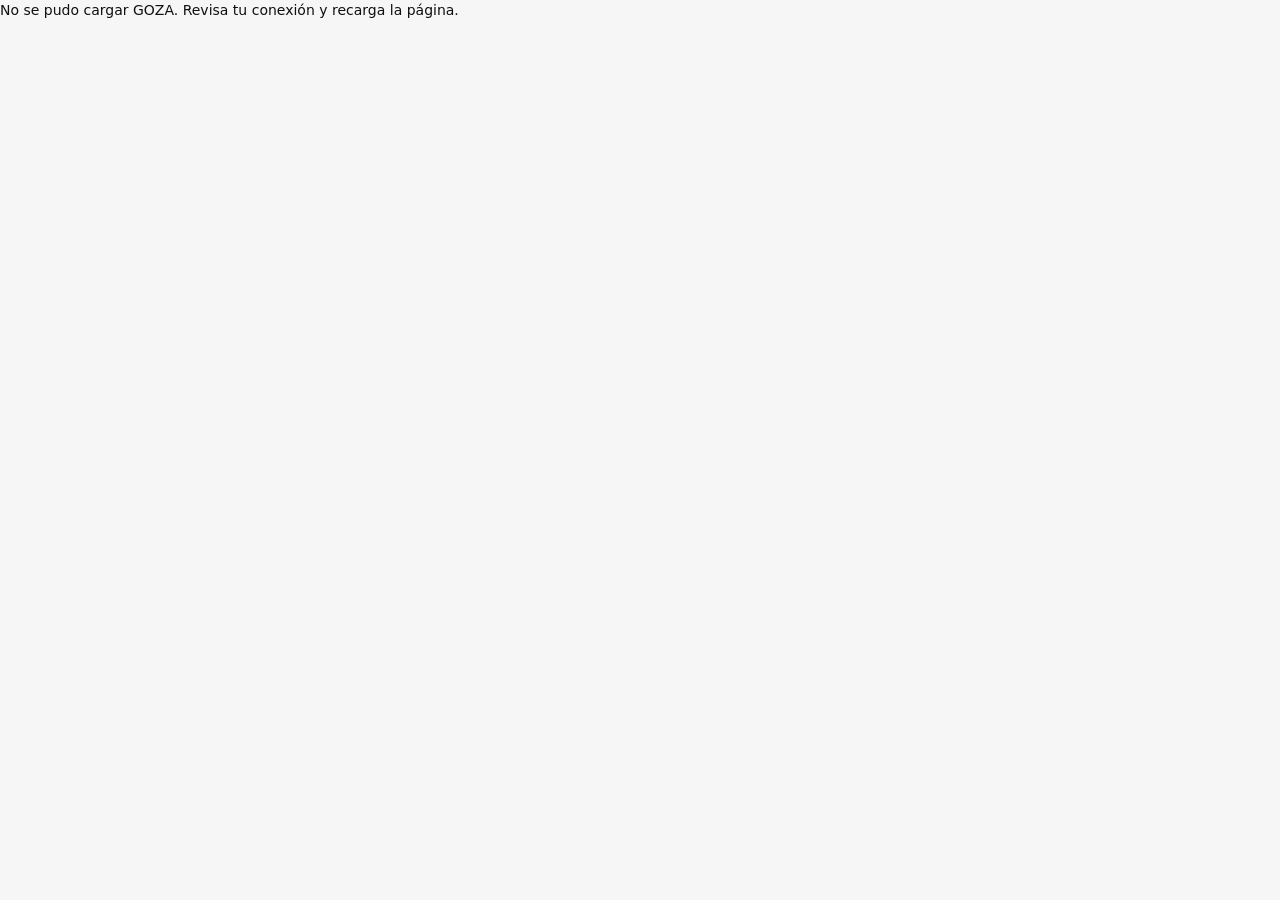
<file: index.html>
<!doctype html><html lang="es"><head><meta charset="utf-8"><meta name="viewport" content="width=device-width,initial-scale=1,viewport-fit=cover"><meta name="theme-color" content="#ec6c20">
<meta name="description" content="GOZA Tacos Franceses Zaragoza · Registro privado de jornada">
<meta http-equiv="Content-Security-Policy" content="default-src 'self'; script-src 'self' https://esm.sh; style-src 'self' https://fonts.googleapis.com; font-src 'self' https://fonts.gstatic.com; connect-src 'self' https://*.supabase.co https://esm.sh; img-src 'self' data:; object-src 'none'; base-uri 'self'; form-action 'self'; upgrade-insecure-requests">
<title>GOZA · Control horario</title><link rel="icon" type="image/svg+xml" href="./favicon.svg">
</head><body><div id="app"><p style="font:16px system-ui;text-align:center;margin-top:20vh">Abriendo GOZA Fichaje…</p></div>
<script src="./config.js"></script><script src="./bootstrap.js?v=20261027-final-v6"></script></body></html>
</file>
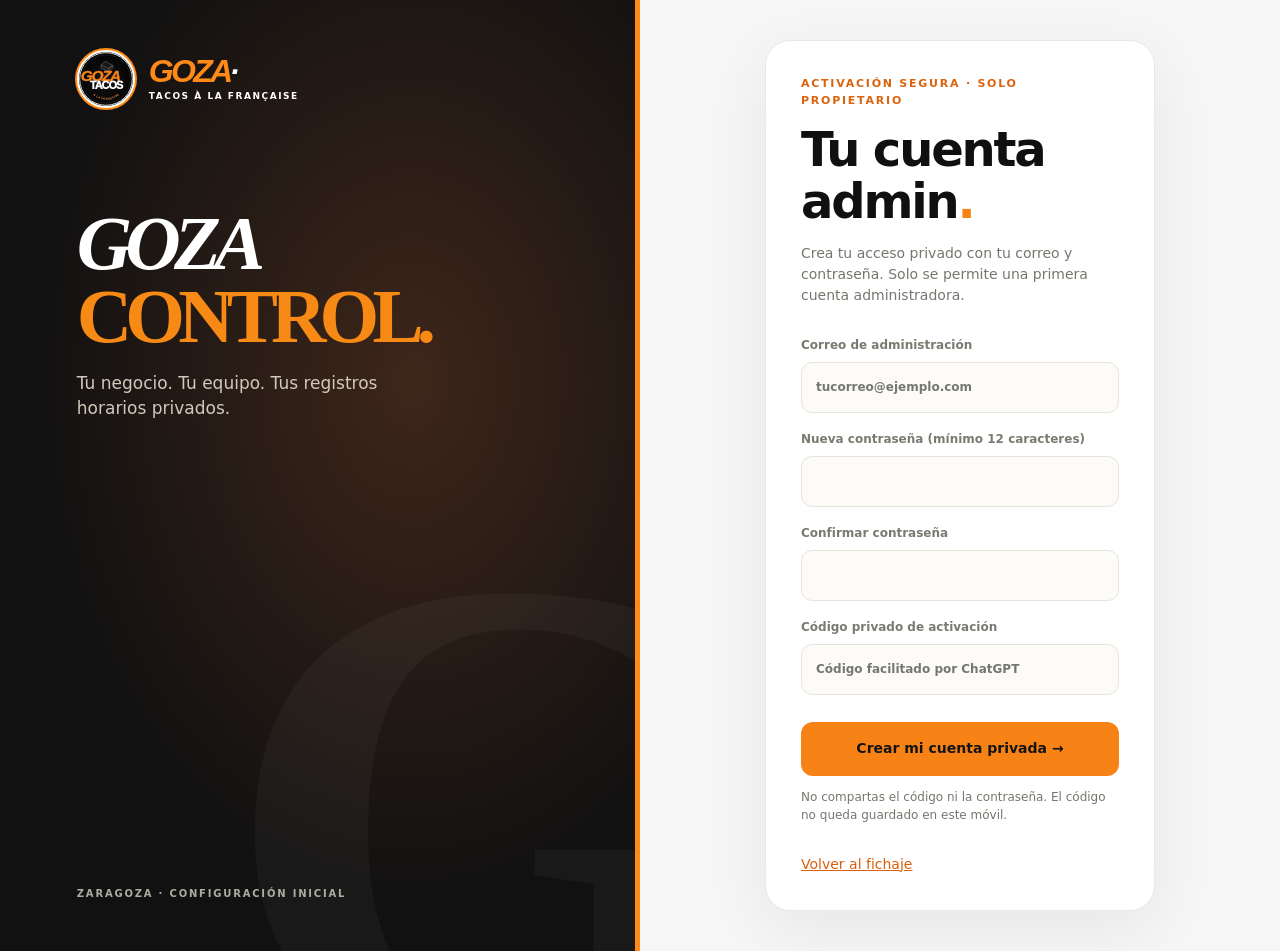
<file: activate.html>
<!doctype html><html lang="es"><head><meta charset="utf-8"><meta name="viewport" content="width=device-width,initial-scale=1"><meta name="theme-color" content="#ec6c20"><title>GOZA · Activar administrador</title><meta http-equiv="Content-Security-Policy" content="default-src 'self'; script-src 'self'; style-src 'self' https://fonts.googleapis.com; font-src 'self' https://fonts.gstatic.com; connect-src 'self' https://*.supabase.co; object-src 'none'; base-uri 'self'; form-action 'self'"><link rel="stylesheet" href="./styles.css"><link rel="stylesheet" href="./goza-brand.css"><link rel="icon" href="./favicon.svg" type="image/svg+xml"></head><body><div class="login-wrap"><div class="login-visual"><div><div class="brand"><img src="./goza-mark.svg" alt="GOZA TACOS" class="goza-logo-img"><span class="brand-text"><b>GOZA<span>·</span></b><small>TACOS À LA FRANÇAISE</small></span></div><div class="login-head">GOZA<br><em>CONTROL.</em></div><p>Tu negocio. Tu equipo. Tus registros horarios privados.</p></div><div class="login-foot">ZARAGOZA · CONFIGURACIÓN INICIAL</div></div><main class="login-side"><div class="login-form"><div class="eyebrow">ACTIVACIÓN SEGURA · SOLO PROPIETARIO</div><h1>Tu cuenta admin<span class="accent">.</span></h1><p>Crea tu acceso privado con tu correo y contraseña. Solo se permite una primera cuenta administradora.</p><form id="setupForm"><label>Correo de administración<input name="email" type="email" required autocomplete="email" placeholder="tucorreo@ejemplo.com"></label><label>Nueva contraseña (mínimo 12 caracteres)<input name="password" type="password" minlength="12" maxlength="128" required autocomplete="new-password"></label><label>Confirmar contraseña<input name="repeat" type="password" minlength="12" maxlength="128" required autocomplete="new-password"></label><label>Código privado de activación<input name="code" type="password" minlength="20" maxlength="120" required autocomplete="off" placeholder="Código facilitado por ChatGPT"></label><button type="submit" class="primary full">Crear mi cuenta privada →</button></form><p class="small-help">No compartas el código ni la contraseña. El código no queda guardado en este móvil.</p><div id="feedback" role="status" style="margin-top:18px"></div><a href="./">Volver al fichaje</a></div></main></div><script src="./config.js"></script><script src="./activate.js"></script></body></html>
</file>
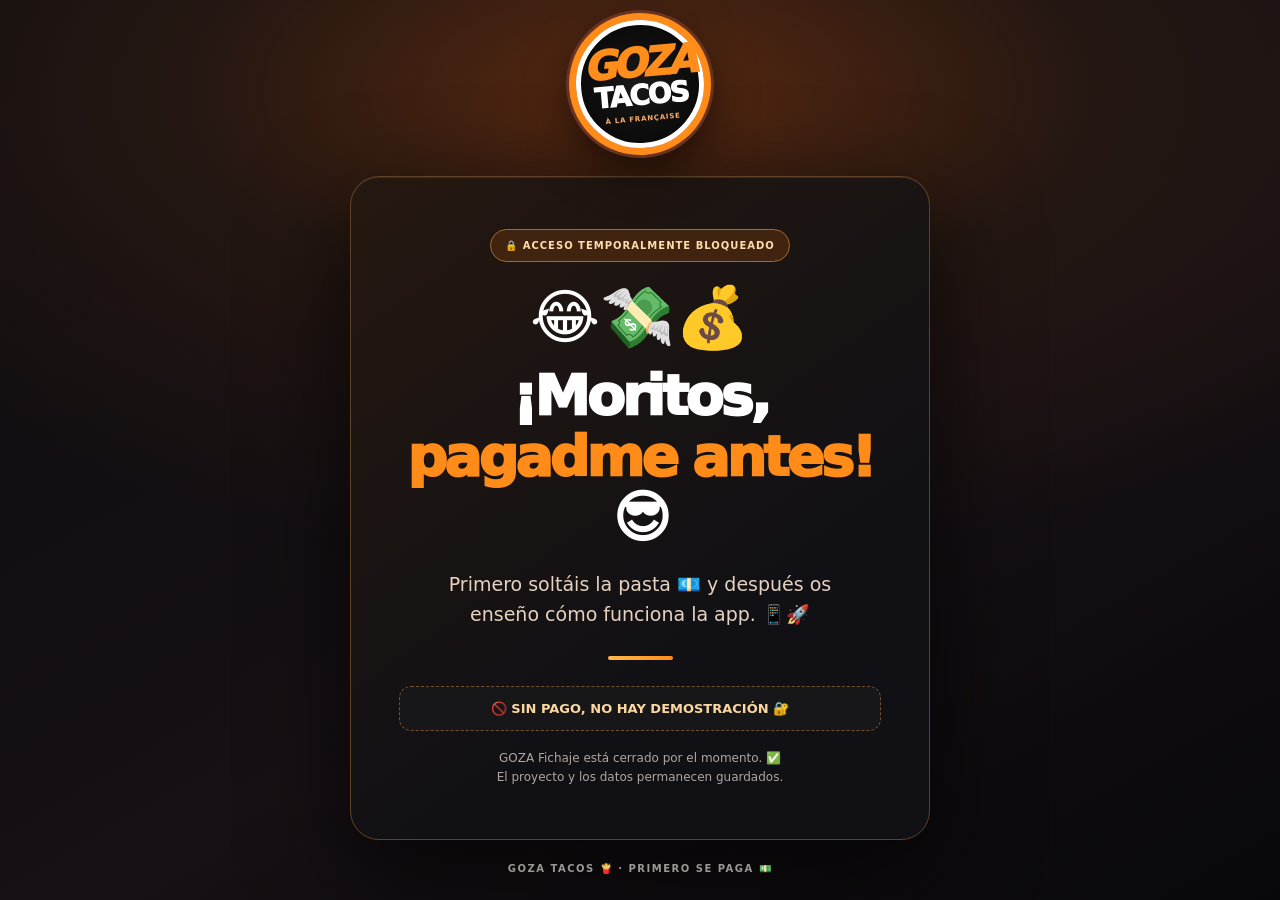
<file: maintenance.html>
<!doctype html>
<html lang="es">
<head>
<meta charset="utf-8"><meta name="viewport" content="width=device-width,initial-scale=1,viewport-fit=cover">
<meta name="theme-color" content="#090909">
<meta name="apple-mobile-web-app-capable" content="yes">
<meta name="apple-mobile-web-app-status-bar-style" content="black-translucent">
<meta name="apple-mobile-web-app-title" content="GOZA 🔒">
<meta name="robots" content="noindex,nofollow,noarchive,nosnippet">
<meta http-equiv="Cache-Control" content="no-store,no-cache,must-revalidate,max-age=0">
<meta http-equiv="Pragma" content="no-cache">
<title>GOZA TACOS 🔒 · Primero pagadme</title>
<style>
:root{color-scheme:dark;--orange:#ff8c18;--yellow:#ffb74e}
*{box-sizing:border-box}
html{background:#080809}
body{margin:0;min-height:100vh;min-height:100dvh;padding:calc(18px + env(safe-area-inset-top)) 15px calc(24px + env(safe-area-inset-bottom));display:grid;place-items:center;background:radial-gradient(ellipse 80% 55% at 50% 10%,#572810 0%,#241712 44%,transparent 96%),linear-gradient(150deg,#0c0c0e,#171014 58%,#08080a);color:#fff;font-family:-apple-system,BlinkMacSystemFont,"Segoe UI",system-ui,sans-serif}
.wrap{width:min(580px,100%);text-align:center}
.brand{width:128px;height:128px;margin:0 auto 28px;border-radius:100%;background:radial-gradient(circle,#191919,#050505);border:5px solid #fff;box-shadow:0 0 0 7px #ff8c18,0 0 0 10px #693321,0 18px 50px #000b;display:flex;flex-direction:column;justify-content:center;align-items:center;transform:rotate(-5deg)}
.brand b{font-size:40px;line-height:.9;letter-spacing:-.1em;color:#ff8d1b;font-style:italic;font-weight:1000}.brand strong{font-size:28px;line-height:1.05;font-weight:1000;letter-spacing:-.07em}.brand small{font-size:7px;margin-top:5px;color:#ffae65;font-weight:900;letter-spacing:.11em}
main{border:1px solid #614026;border-radius:29px;background:linear-gradient(145deg,#251810,#101015 70%);box-shadow:0 30px 100px #000a,inset 0 1px #ffffff18;padding:clamp(26px,6vw,52px) clamp(18px,6vw,48px)}
.status{display:inline-flex;align-items:center;justify-content:center;gap:7px;border:1px solid #a36a33;background:#40240f;color:#ffdbad;border-radius:100px;padding:10px 14px;font-weight:900;font-size:10px;letter-spacing:.1em}
.emojis{display:block;font-size:clamp(36px,9vw,60px);margin:20px 0 6px}
h1{font-size:clamp(33px,8vw,56px);letter-spacing:-.06em;line-height:1.09;margin:12px 0 21px;font-weight:950}h1 span{color:var(--orange)}
.desc{color:#e6d2c0;font-size:clamp(15px,3.7vw,19px);line-height:1.6;margin:0 auto;max-width:420px}
.rule{width:65px;height:4px;margin:26px auto;background:linear-gradient(90deg,var(--yellow),var(--orange));border-radius:8px}
.lock{font-size:13px;font-weight:850;color:#fbd7a0;background:#171719;border:1px dashed #75502e;padding:14px;border-radius:12px}
.note{color:#b1a6a0;font-size:12px;line-height:1.6;margin:18px 0 0}
footer{font-size:10px;letter-spacing:.15em;font-weight:900;color:#9d9894;margin-top:23px}
@media(max-width:400px){.brand{width:110px;height:110px}.brand b{font-size:33px}.brand strong{font-size:24px}.brand small{font-size:6px}.status{font-size:9px}}
</style>
</head>
<body>
<div class="wrap">
<div class="brand" role="img" aria-label="GOZA TACOS À LA FRANÇAISE"><b>GOZA</b><strong>TACOS</strong><small>À LA FRANÇAISE</small></div>
<main>
<div class="status">🔒 ACCESO TEMPORALMENTE BLOQUEADO</div>
<span class="emojis" aria-hidden="true">😂💸💰</span>
<h1>¡Moritos, <span>pagadme antes!</span> 😎</h1>
<p class="desc">Primero soltáis la pasta 💶 y después os enseño cómo funciona la app. 📱🚀</p>
<div class="rule"></div>
<div class="lock">🚫 SIN PAGO, NO HAY DEMOSTRACIÓN 🔐</div>
<p class="note">GOZA Fichaje está cerrado por el momento. ✅<br>El proyecto y los datos permanecen guardados.</p>
</main>
<footer>GOZA TACOS 🍟 · PRIMERO SE PAGA 💵</footer>
</div>
</body>
</html>
</file>
<file: styles.css>
@import url('https://fonts.googleapis.com/css2?family=DM+Sans:wght@400;500;600;700;800&family=Outfit:wght@400;500;600;700;800;900&display=swap');
:root{--ink:#181a17;--ink2:#30302c;--muted:#75776e;--orange:#ec6c20;--darkorange:#d25212;--yellow:#f6bc3a;--paper:#faf8f2;--cream:#fff8e9;--white:#fff;--line:#e8e7dd;--green:#1f9257;--danger:#bd4c34}
*{box-sizing:border-box}html{background:var(--paper)}body{margin:0;font:14px/1.5 'DM Sans',system-ui,sans-serif;color:var(--ink)}button,input,textarea,select{font:inherit}button{cursor:pointer}button:disabled{opacity:.5;cursor:wait}button:focus-visible,input:focus-visible,textarea:focus-visible,select:focus-visible{outline:3px solid var(--yellow);outline-offset:2px}a{color:var(--darkorange)}h1,h2,h3{font-family:'Outfit',system-ui;margin:0;letter-spacing:-.045em}h1{font-size:clamp(32px,4.3vw,52px);line-height:1.08}h2{font-size:24px;line-height:1.2}h3{font-size:19px}p{color:var(--muted)}.accent{color:var(--orange)}.eyebrow{font-size:11px;letter-spacing:.16em;font-weight:850;color:var(--darkorange)}.cream{color:#ffcb73}.brand{display:flex;align-items:center;gap:12px;flex-shrink:0}.brand-icon{width:46px;height:46px;transform:rotate(-8deg);display:grid;place-items:center;background:var(--orange);border-radius:14px;box-shadow:4px 4px 0 var(--yellow);font:900 30px 'Outfit';color:#fff}.brand-text b{font:900 32px/1 'Outfit';display:block;letter-spacing:-.075em}.brand-text b span{color:var(--orange)}.brand-text small{font-size:9px;font-weight:900;color:#9e9687;letter-spacing:.17em;display:block;margin-top:3px}.top{background:#fff;border-bottom:1px solid var(--line)}.top-inner{max-width:1220px;margin:auto;padding:18px 25px;display:flex;justify-content:space-between;align-items:center;gap:10px}.top-right{display:flex;align-items:center;gap:14px}.profile{color:var(--muted);font-size:12px;font-weight:700}.admin-nav{background:#fff;border-bottom:1px solid var(--line)}.nav-in{max-width:1220px;margin:auto;display:flex;gap:7px;overflow:auto;padding:0 25px}.admin-nav button{padding:16px 15px;background:none;border:0;border-bottom:3px solid transparent;white-space:nowrap;font-size:13px;color:#717066;font-weight:800}.admin-nav button.active{color:var(--darkorange);border-color:var(--orange)}.container{max-width:1220px;margin:auto;padding:34px 25px 80px;min-height:calc(100vh - 190px)}.heading{display:flex;justify-content:space-between;align-items:center;gap:20px;margin-bottom:26px}.heading h1{margin:9px 0}.heading p{margin:0}.dateChip{border:1px solid var(--line);border-radius:50px;background:#fff;padding:12px 16px;font-size:12px;color:var(--muted);text-transform:capitalize;white-space:nowrap}.card{background:#fff;border:1px solid var(--line);border-radius:23px;padding:26px;margin-bottom:18px;box-shadow:0 4px 25px #27211506}.section-head{display:flex;justify-content:space-between;align-items:center;gap:15px;margin-bottom:18px}.section-head h2{font-size:23px}.hint{font-size:11px;color:#99988d}.counter{background:#ffeedc;color:var(--darkorange);font-weight:800;border-radius:100px;padding:7px 12px}.primary,.small-primary{background:var(--orange);color:#fff;border:none;border-radius:12px;font-weight:800;padding:14px 20px;transition:background .2s,transform .2s}.primary:hover,.small-primary:hover{background:var(--darkorange)}.small-primary{padding:11px 15px;font-size:12px}.light{background:#fff;border:1px solid #dedbd2;border-radius:11px;padding:10px 14px;color:#34342c;font-size:12px;font-weight:800}.light:hover{background:var(--cream)}.outline{border:1px solid #878476;background:transparent;color:#fff;border-radius:14px;padding:15px 22px;font-weight:850}.status{display:inline-flex;align-items:center;border-radius:50px;padding:6px 10px;font-weight:850;font-size:10px;white-space:nowrap;background:#eee;color:#888}.status.on{background:#e7f7ed;color:#22804d}.status.off{background:#f1f0e9;color:#888a7f}.table-scroll{overflow-x:auto}.table-scroll table{width:100%;border-collapse:collapse;min-width:700px}.table-scroll th{text-transform:uppercase;color:#9a998f;font-size:10px;letter-spacing:.08em;padding:12px;text-align:left;border-bottom:1px solid var(--line)}.table-scroll td{padding:13px 12px;border-bottom:1px solid #f0efe8;color:#5e6056;font-size:12px}.table-scroll td b{color:#24241f}.table-scroll tr:last-child td{border:0}.table-btn{background:#fffaef;border:1px solid #eee1ca;border-radius:9px;color:#754e22;font-size:11px;font-weight:800;padding:8px 10px;white-space:nowrap}.empty{text-align:center;padding:35px!important;color:#999b8f;font-size:13px}.person-row{display:flex;align-items:center;gap:13px;padding:15px 3px;border-bottom:1px solid #f1f0e9;flex-wrap:wrap}.person-row:last-child{border:0}.person-row>div{flex:1;min-width:120px}.person-row b,.person-row small{display:block}.person-row b{font-size:13px}.person-row small{font-size:11px;margin-top:4px;color:#98998d}.avatar{width:42px;height:42px;display:grid;place-items:center;flex-shrink:0;background:#fff0d9;border-radius:14px;font:850 18px 'Outfit';color:var(--darkorange)}.kpis{display:grid;grid-template-columns:repeat(3,1fr);gap:14px;margin-bottom:18px}.kpi{background:#fff;border:1px solid var(--line);border-radius:20px;padding:23px;position:relative}.kpi-icon{width:34px;height:34px;border-radius:10px;display:grid;place-items:center;background:#fff2e3;color:var(--darkorange);font-size:19px}.kpi small{display:block;font-weight:800;color:#8a8c7e;font-size:11px;margin-top:17px}.kpi strong{display:block;font:900 clamp(25px,3vw,38px) 'Outfit';letter-spacing:-.065em;margin:7px 0;white-space:nowrap}.kpi span{font-size:11px;color:#9a9a8d}.two-panel{display:grid;grid-template-columns:1fr 1fr;gap:18px}.admin-panels{align-items:start}.warning-row{background:#fff2df;border-left:3px solid var(--orange);border-radius:8px;padding:13px;margin:9px 0;color:#84511f;font-size:12px}.live-dot{color:#1f9257;font-size:11px;font-weight:800}.tip{padding:16px 20px;background:#fff2e3;border:1px solid #f5e1c8;color:#7c705e;border-radius:14px;font-size:12px;margin:17px 0;line-height:1.7}.message{position:fixed;bottom:20px;right:20px;z-index:50;padding:16px 19px;border-radius:14px;background:#214d36;box-shadow:0 15px 50px #0004;color:#fff;max-width:min(360px,calc(100% - 40px));font-weight:750}.message.bad{background:#9f3930}.message[hidden]{display:none}
.create-form{display:grid;grid-template-columns:1.5fr 1fr .8fr auto;align-items:end;gap:14px;margin-top:22px}.create-form label,.filters label,.login-form label{font-size:12px;color:#777b70;font-weight:800;display:block}.create-form input,.filters input,.filters select,.login-form input,textarea{display:block;width:100%;background:#fdfbf7;color:#25251f;border:1px solid #e6e4db;border-radius:11px;padding:13px 14px;margin-top:8px;min-width:0}textarea{min-height:80px;resize:vertical;margin-bottom:10px}.small-help{font-size:12px}.credentials{padding:22px;border-radius:19px;background:#283e30;color:#fff;margin-bottom:18px}.credentials p{color:#daefe0}.credentials b{color:#f8dc93}.credentials strong{color:#fff}.credentials p:last-child{font-size:11px}.team-row .status{margin-right:10px}.filters{display:flex;gap:12px;align-items:end;flex-wrap:wrap}.filters label{flex:1;min-width:150px}.filters .primary,.filters .light{height:45px}.results{border-top:1px solid var(--line);margin-top:20px;padding-top:17px;display:flex;gap:20px;flex-wrap:wrap;justify-content:space-between}.results span{color:#99998f;font-size:12px}.summary-grid{display:grid;grid-template-columns:repeat(3,1fr);gap:10px}.summary-item{background:#faf8f3;padding:16px;border-radius:13px}.summary-item small,.summary-item b,.summary-item span{display:block}.summary-item small{color:#838477;font-weight:800}.summary-item b{font:900 24px 'Outfit';margin:8px 0}.summary-item span{color:#aaa89e;font-size:11px}.incident-row{display:flex;gap:16px;align-items:center;border-bottom:1px solid var(--line);padding:19px 0}.incident-row:last-child{border:0}.incident-info{flex:1}.incident-info b,.incident-info small{display:block}.incident-info small{font-size:11px;color:#a2a294}.incident-info p{font-size:13px;margin:10px 0}.buttons{display:flex;gap:8px;flex-wrap:wrap}.account p{margin:13px 0}.small-text{font-size:12px}
.employee-hero{border-radius:28px;background:#242520;color:white;padding:40px;position:relative;overflow:hidden;margin-bottom:18px}.employee-hero:after{content:"G";font:900 380px 'Outfit';color:#ffffff08;position:absolute;right:-40px;top:-140px;pointer-events:none}.employee-hero>*{position:relative;z-index:1}.employee-hero h1{font-size:45px;margin:16px 0 0}.employee-hero p{color:#d3d1c5}.employee-hero>.live-clock{font:900 clamp(55px,9vw,95px)/1 'Outfit';letter-spacing:-.08em;margin:30px 0 5px}.todaydate{color:#b5b5a9;text-transform:capitalize}.hero-status{border:1px solid #68695d;border-radius:50px;padding:9px 15px;display:inline-block;margin:22px 0;color:#c6c6bc;font-size:12px;font-weight:800}.hero-status.working{color:#aef2c5;border-color:#295b38;background:#224333}.big-actions{display:flex;gap:12px;flex-wrap:wrap}.giant{min-height:65px;font-size:17px;padding:20px 28px}.employee-hero .started{font-size:12px;margin:14px 0 0}.two-panel .big-number{font:900 42px 'Outfit';margin:14px 0}.two-panel p{line-height:1.6}.small-text p{font-size:12px}
.login-wrap{display:grid;grid-template-columns:1fr 1fr;min-height:100vh;background:#fff}.login-visual{background:#21231e;color:#fff;display:flex;flex-direction:column;justify-content:space-between;padding:50px clamp(25px,6vw,100px);position:relative;overflow:hidden}.login-visual:after{content:"G";font:900 700px 'Outfit';position:absolute;color:#ffffff09;bottom:-220px;right:-130px;line-height:1}.login-visual>*{position:relative;z-index:1}.login-visual .brand-text b{color:#fff}.login-head{font:900 clamp(55px,6vw,92px)/.95 'Outfit';letter-spacing:-.09em;margin-top:100px}.login-head em{font-style:normal;color:var(--orange)}.login-visual p{color:#d1c9bb;max-width:370px;font-size:17px}.login-foot{font-weight:900;letter-spacing:.18em;color:#adac9e;font-size:10px}.login-side{display:grid;place-items:center;padding:40px 24px}.login-form{max-width:390px;width:100%}.login-form h1{margin:15px 0;font-size:48px}.login-form p{margin-bottom:30px}.segment{display:grid;grid-template-columns:1fr 1fr;background:#f5f4ee;padding:5px;border-radius:12px;margin:0 0 26px}.segment button{border:0;background:transparent;font-weight:850;padding:13px 3px;color:#86877e}.segment .selected{background:#fff;color:#35352e;border-radius:9px;box-shadow:0 1px 5px #00000013}.login-form label{display:block;margin-bottom:17px}.login-form input{min-height:51px}.full{width:100%;min-height:54px;margin-top:10px}.login-help{margin-top:23px;font-size:12px;color:#929188;line-height:1.8}.splash{max-width:540px;background:#fff;padding:40px;border-radius:20px;margin:20vh auto;text-align:center}.splash h1{font-size:34px;margin:20px 0}footer{padding:22px max(25px,calc((100vw - 1170px)/2));border-top:1px solid var(--line);color:#999b91;font-size:11px}
@media(max-width:950px){.create-form{grid-template-columns:1fr 1fr}.create-form button{grid-column:1/-1}.kpis{grid-template-columns:repeat(2,1fr)}.two-panel{grid-template-columns:1fr}.login-wrap{grid-template-columns:.7fr 1fr}.login-visual{padding:30px}.login-head{font-size:50px}}@media(max-width:640px){.top-inner{padding:12px 15px}.brand-icon{width:40px;height:40px;font-size:27px}.brand-text b{font-size:28px}.brand-text small{font-size:8px}.profile{display:none}.nav-in{padding:0 10px}.admin-nav button{font-size:12px;padding:13px 10px}.container{padding:22px 13px 50px}.heading{display:block}.heading h1{font-size:38px}.heading .dateChip{display:inline-block;margin-top:15px;font-size:11px}.kpis{gap:9px}.kpi{padding:17px}.kpi strong{font-size:27px}.kpi span{font-size:10px}.kpi small{font-size:10px}.card{padding:18px;border-radius:18px}.section-head h2{font-size:20px}.create-form{grid-template-columns:1fr}.summary-grid{grid-template-columns:1fr 1fr}.employee-hero{padding:28px 20px;border-radius:20px}.employee-hero h1{font-size:37px}.employee-hero>.live-clock{font-size:57px}.giant{width:100%;min-height:66px}.team-row{gap:9px}.team-row>div{flex-basis:calc(100% - 65px)}.incident-row{display:block}.buttons{margin-top:12px}.login-wrap{display:block;min-height:100vh}.login-visual{padding:16px;background:#fff;color:var(--ink)}.login-visual .brand-text b{color:var(--ink)}.login-head,.login-visual p,.login-foot{display:none}.login-side{padding:25px 20px 50px;display:block}.login-form{margin:30px auto}.login-form h1{font-size:43px}}
</file>
<file: goza-brand.css>
/* GOZA TACOS · branding based on the supplied Instagram logo.
   Black / orange / white; bold circular emblem. */
:root{--ink:#101012;--ink2:#232326;--orange:#ff8a18;--darkorange:#db600d;--yellow:#ffa31c;--paper:#f6f6f7;--cream:#fff8ef;--line:#e8e6e4;--green:#149563}
body{background:var(--paper)}
.top{background:#101012;border-bottom:3px solid #ff8814}
.top-inner{min-height:84px}
.goza-logo-img{width:58px;height:58px;border-radius:50%;object-fit:cover;background:#080808;border:2px solid #fff;box-shadow:0 0 0 2px #ff8a18}
.brand{gap:14px}
.brand-text b{font-style:italic;color:#ff8a18;font-family:'Outfit',Arial,sans-serif;font-size:32px;font-weight:900;letter-spacing:-.085em;text-shadow:none}
.brand-text b span{color:#fff}
.brand-text small{color:#fff;font-size:9px;letter-spacing:.17em}
.top .profile{color:#e5e5e5}
.top .light{color:#fff;border-color:#3b3b3b;background:#222}
.admin-nav{background:#161618}
.admin-nav button{color:#c3c0ba}
.admin-nav button.active{background:#29221d;color:#ffab51;border-color:var(--orange)}
.admin-nav button:hover{background:#242426;color:#ffbc75}
.card{border:1px solid #e5e3e1;box-shadow:0 8px 27px #1812100a}
.heading .eyebrow,.eyebrow{color:#da630e}
.heading h1{color:#121212}
.primary,.small-primary{background:#f78316;color:#141414;font-weight:900}
.primary:hover,.small-primary:hover{background:#ffa12b}
.kpi{border-top:4px solid #f8871b}
.kpi-icon{color:#e86f11;background:#fff1e3}
.counter,.goza-legal{background:#fff0dc;color:#a84705;border-radius:100px;padding:7px 12px;font-size:10px;font-weight:900;white-space:nowrap}
.employee-hero{background:radial-gradient(circle at 92% 0%,#623413 0,#27201a 35%,#0c0c0d 100%);border:2px solid #ff8a18;box-shadow:0 14px 50px #29160824}
.employee-hero:after{content:"GOZA";font-size:200px;right:-50px;top:-30px;transform:rotate(-14deg);font-style:italic;opacity:.065}
.employee-hero .eyebrow{color:#ffa843}
.employee-hero .primary.giant{background:#f88a1d;color:#0e0e0e;border:2px solid #ffaf4c;box-shadow:0 6px 0 #bd4e08}
.employee-hero .primary.giant:hover{background:#ffa93d}
.employee-hero .outline.giant{border-color:#ff8a18;background:#161616;color:#fff}
.employee-hero .live-clock{color:#fff}
.login-wrap{background:#fff}
.login-visual{background:radial-gradient(ellipse at 65% 40%,#3e261a,#111 65%);border-right:5px solid #ff8a18}
.login-visual .brand-text b{color:#ff8a18}
.login-visual .brand-text small{color:#fff}
.login-head{font-style:italic}
.login-head em{color:#f78a14}
.login-side{background:#f6f6f7}
.login-form{background:#fff;border:1px solid #e8e8e8;border-radius:25px;padding:35px;box-shadow:0 20px 65px #0c0c0c10}
.login-form h1 .accent{color:#f78316}
.segment{background:#eee}
.segment .selected{background:#171717;color:#ffa944}
.att-week-title{background:#171717;color:#fff}
.att-shift{border-top:3px solid #f58419}
.att-calendar-head .eyebrow{color:#c85a0c}
.att-alert-item,.warning-row{border-left:4px solid #f18415}
.att-badge.att-late,.att-badge.att-early,.att-badge.att-absent,.att-badge.att-missing{background:#ffe4df;color:#a53222}
.att-badge.att-approved,.att-badge.att-justified,.att-badge.att-done{background:#e1f6e8;color:#167744}
.att-badge.att-extra{background:#fff0d3;color:#a55b10}
.attendance-card .card{border-radius:18px}
.goza-help{font-size:13px;color:#777;line-height:1.6}
.goza-manual-form{display:grid;grid-template-columns:1fr 1fr;gap:13px;align-items:end}
.goza-manual-form label{font-size:12px;font-weight:800;color:#515050;display:block}
.goza-manual-form :is(input,select,textarea),.goza-audit-toolbar select{width:100%;display:block;background:#f9f9f9;border:1px solid #ddd;border-radius:12px;margin-top:7px;padding:12px 13px;min-width:0;color:#1a1a1a}
.goza-manual-form textarea{min-height:85px;resize:vertical}
.goza-span2{grid-column:1/-1}
.goza-manual-form button{justify-self:start;grid-column:1/-1}
.goza-manual-card{border-left:5px solid #f78718}
.goza-role-row{display:flex;align-items:center;flex-wrap:wrap;gap:12px;padding:14px 0;border-bottom:1px solid #eaeaea}
.goza-role-row>div{flex:1}
.goza-role-row b,.goza-role-row small{display:block}
.goza-role-row small{color:#8b8b8b;font-size:11px;margin-top:3px}
.goza-modal-shell{position:fixed;z-index:1000;inset:0;display:grid;place-items:center;padding:14px}
.goza-modal-mask{position:absolute;inset:0;background:#000b}
.goza-dialog{position:relative;z-index:1;background:#fff;padding:28px;border-radius:23px;max-width:600px;width:100%;max-height:90vh;overflow:auto;box-shadow:0 30px 90px #0005}
.goza-audit-toolbar{display:flex;justify-content:space-between;gap:15px;align-items:end;margin-bottom:22px;flex-wrap:wrap}
.goza-audit-toolbar label{font-size:12px;font-weight:800;flex:1;min-width:200px}
.goza-audit-data{font-size:11px;max-width:330px;white-space:pre-wrap;overflow-wrap:anywhere;background:#f5f5f5;border-radius:7px;padding:10px}
.goza-legal{font-size:10px}
.goza-team-tags{display:flex;gap:6px;align-items:center}
.goza-supervisor-note{font-size:11px;color:#666}
.goza-hero-logo{width:115px;height:115px;display:block;margin:8px 0 12px;border:3px solid #ff8814;border-radius:50%}
@media(max-width:640px){
 .goza-logo-img{width:44px;height:44px}
 .top-inner{min-height:70px}
 .brand-text b{font-size:26px}
 .brand-text small{font-size:7px}
 .login-form{border:0;padding:10px;box-shadow:none}
 .goza-manual-form{grid-template-columns:1fr}
 .goza-span2{grid-column:1}
 .goza-manual-form button{grid-column:1;width:100%}
 .goza-dialog{padding:19px}
 .top .brand-text small{letter-spacing:.1em}
 .admin-nav button{font-size:11px}
 .employee-hero .goza-hero-logo{width:85px;height:85px}
}
.goza-alert-btn{background:#2b2017;border:1px solid #e78a34;border-radius:100px;color:#fff;padding:9px 12px;font-size:15px;white-space:nowrap}
.goza-alert-btn b{display:inline-block;margin-left:4px;padding:2px 7px;border-radius:100px;background:#f48717;color:#171717;font-size:12px}
.goza-alert-btn:hover{background:#38291d}
@media(max-width:540px){.goza-alert-btn{padding:7px 8px;font-size:13px}.goza-alert-btn b{font-size:10px}}

.goza-arrival-notice{background:#422615;color:#fff;padding:16px;border-radius:13px;border:1px solid #f58a26;margin:17px 0;max-width:580px}
.goza-arrival-notice b{color:#ffad48}
.goza-arrival-notice p{font-size:12px;margin:7px 0 12px;color:#f6e3cf}
.goza-arrival-notice .table-btn{background:#ff9b31;color:#211609;border:0;font-size:12px}

.goza-manual-shortcuts{display:flex;gap:8px;flex-wrap:wrap;grid-column:1/-1}
.goza-manual-shortcuts button{font-size:11px;padding:9px 12px}
@media(max-width:640px){.goza-manual-shortcuts{grid-column:1}}
</file>
